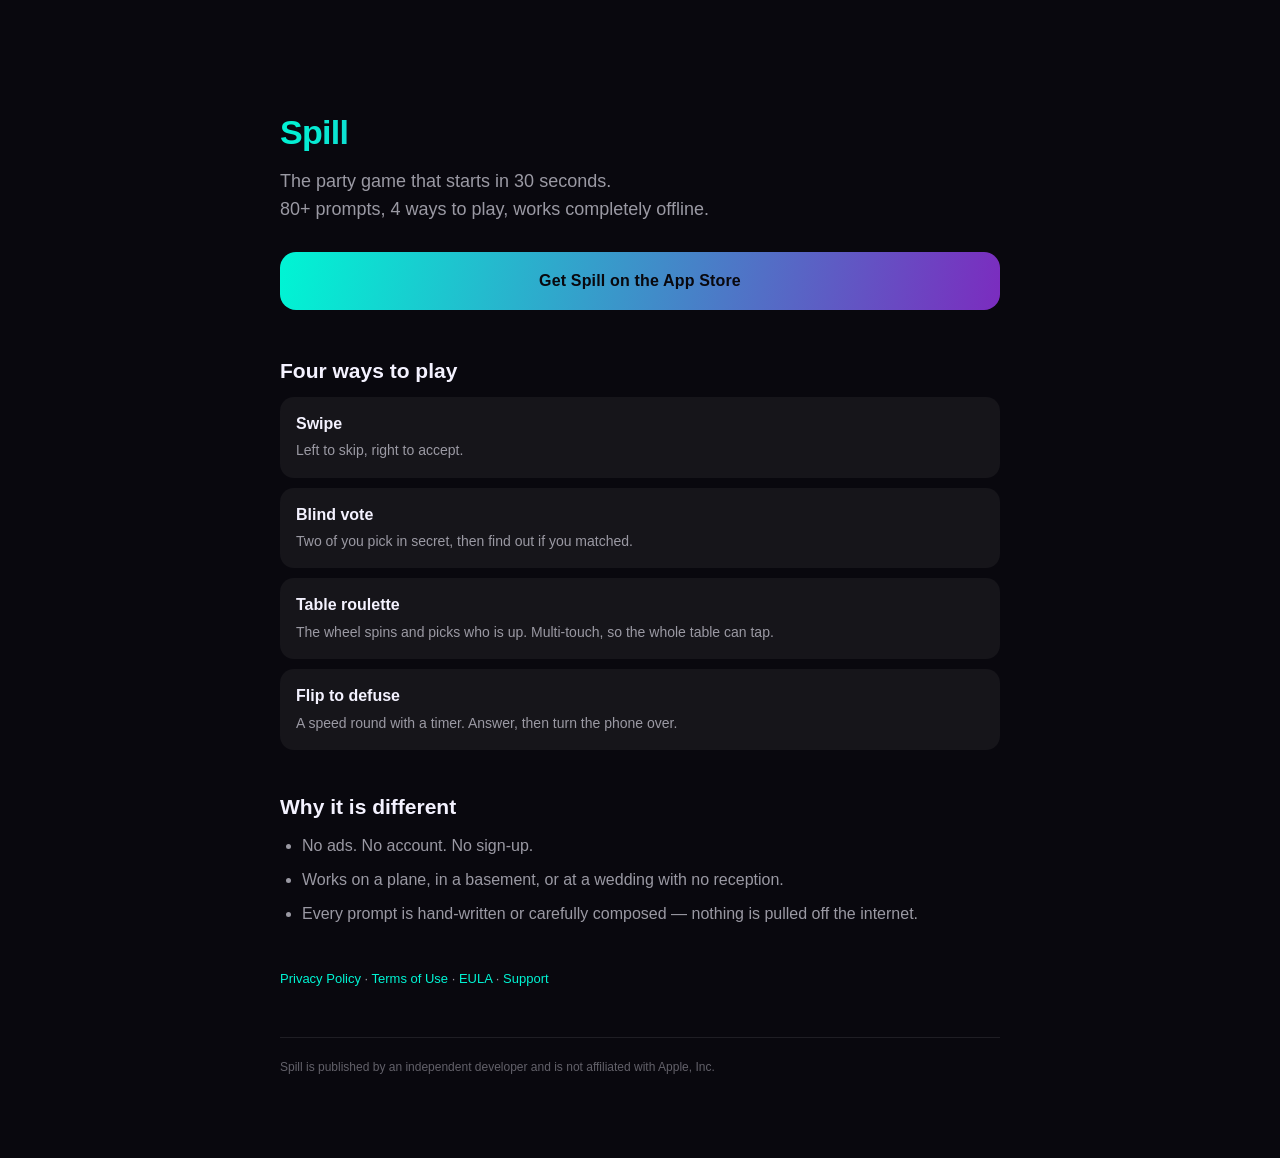
<file: index.html>
<!DOCTYPE html>
<html lang="en">
<head>
<meta charset="utf-8">
<meta name="viewport" content="width=device-width, initial-scale=1">
<title>Spill — the party game that starts in 30 seconds</title>
<meta name="description" content="80+ prompts, 4 ways to play, works offline. For two or a full room.">
<meta property="og:title" content="Spill — the party game that starts in 30 seconds">
<meta property="og:description" content="80+ prompts, 4 ways to play, works offline. For two or a full room.">
<meta property="og:type" content="website">
<meta name="theme-color" content="#09080E">
<link rel="stylesheet" href="style.css">
</head>
<body>
<main class="landing">
    <h1>Spill</h1>
    <p class="tagline">The party game that starts in 30 seconds.<br>
        80+ prompts, 4 ways to play, works completely offline.</p>

    <a class="cta" href="https://apps.apple.com/app/spill-party">Get Spill on the App Store</a>

    <h2>Four ways to play</h2>
    <ul class="cards">
        <li><strong>Swipe</strong><span>Left to skip, right to accept.</span></li>
        <li><strong>Blind vote</strong><span>Two of you pick in secret, then find out if you matched.</span></li>
        <li><strong>Table roulette</strong><span>The wheel spins and picks who is up. Multi-touch, so the whole table can tap.</span></li>
        <li><strong>Flip to defuse</strong><span>A speed round with a timer. Answer, then turn the phone over.</span></li>
    </ul>

    <h2>Why it is different</h2>
    <ul class="plain">
        <li>No ads. No account. No sign-up.</li>
        <li>Works on a plane, in a basement, or at a wedding with no reception.</li>
        <li>Every prompt is hand-written or carefully composed — nothing is pulled off the internet.</li>
    </ul>

    <p class="legal"><a href="privacy.html">Privacy Policy</a> ·
        <a href="terms.html">Terms of Use</a> ·
        <a href="eula.html">EULA</a> ·
        <a href="support.html">Support</a></p>
</main>
<footer>
<p>Spill is published by an independent developer and is not affiliated with Apple, Inc.</p>
</footer>
</body>
</html>
</file>
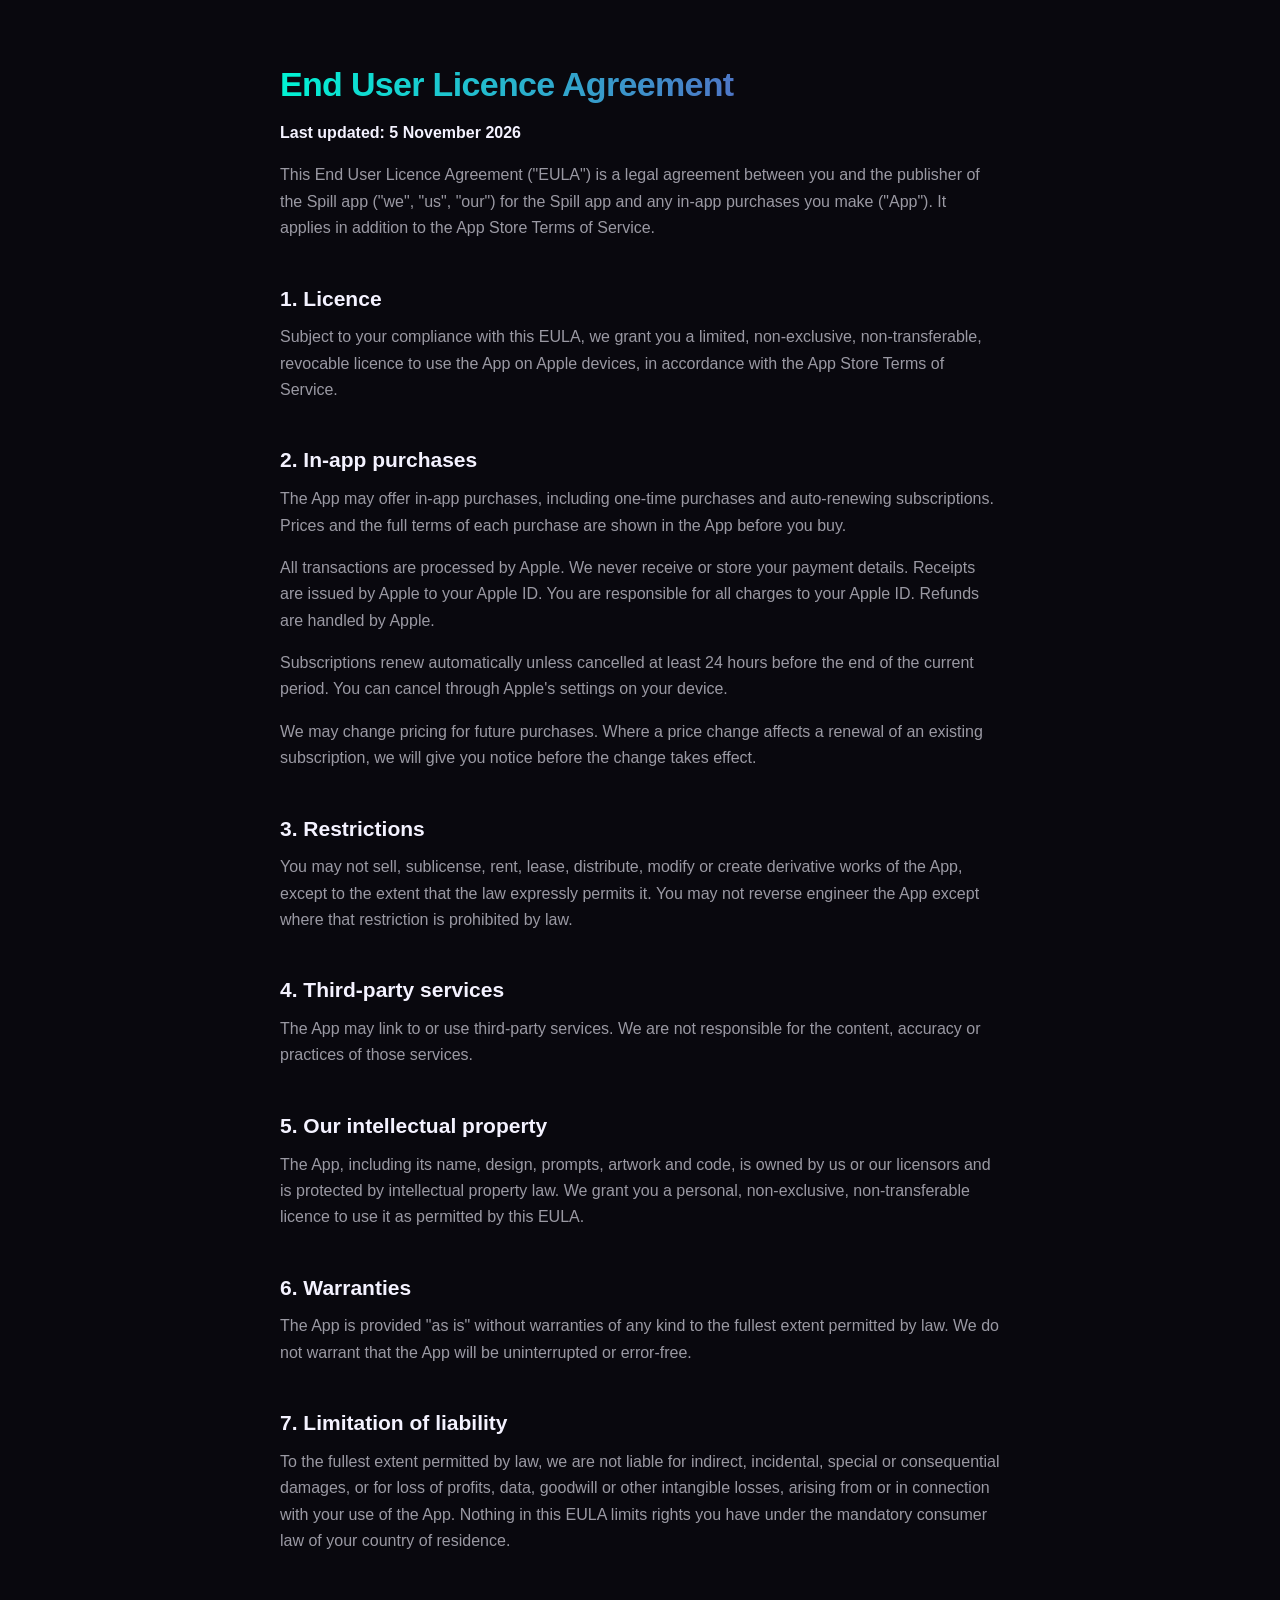
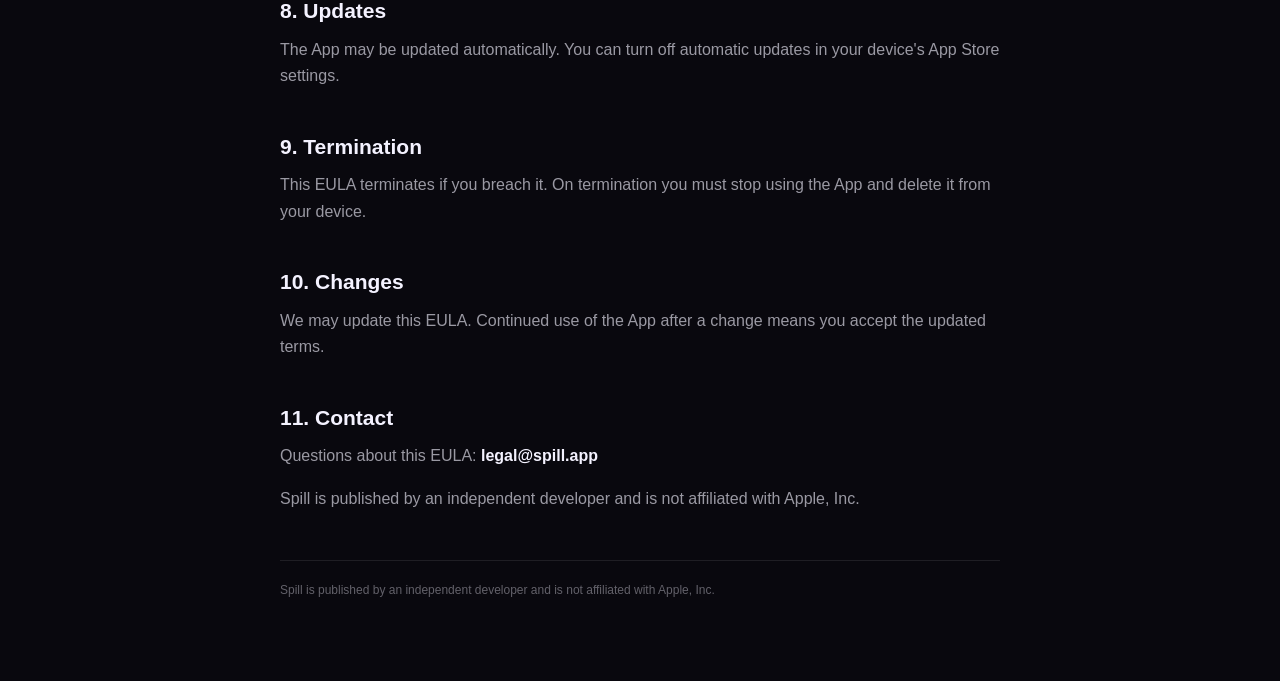
<file: eula.html>
<!DOCTYPE html>
<html lang="en">
<head>
<meta charset="utf-8">
<meta name="viewport" content="width=device-width, initial-scale=1">
<title>End User Licence Agreement — Spill</title>
<meta name="description" content="The licence terms and the in-app purchase terms for Spill.">
<meta name="apple-mobile-web-app-capable" content="yes">
<meta name="theme-color" content="#09080E">
<link rel="stylesheet" href="style.css">
</head>
<body>
<main>
<h1>End User Licence Agreement</h1>
<p><strong>Last updated: 5 November 2026</strong></p>
<p>This End User Licence Agreement ("EULA") is a legal agreement between you and the publisher of the Spill app ("we", "us", "our") for the Spill app and any in-app purchases you make ("App"). It applies in addition to the App Store Terms of Service.</p>
<h2>1. Licence</h2>
<p>Subject to your compliance with this EULA, we grant you a limited, non-exclusive, non-transferable, revocable licence to use the App on Apple devices, in accordance with the App Store Terms of Service.</p>
<h2>2. In-app purchases</h2>
<p>The App may offer in-app purchases, including one-time purchases and auto-renewing subscriptions. Prices and the full terms of each purchase are shown in the App before you buy.</p>
<p>All transactions are processed by Apple. We never receive or store your payment details. Receipts are issued by Apple to your Apple ID. You are responsible for all charges to your Apple ID. Refunds are handled by Apple.</p>
<p>Subscriptions renew automatically unless cancelled at least 24 hours before the end of the current period. You can cancel through Apple's settings on your device.</p>
<p>We may change pricing for future purchases. Where a price change affects a renewal of an existing subscription, we will give you notice before the change takes effect.</p>
<h2>3. Restrictions</h2>
<p>You may not sell, sublicense, rent, lease, distribute, modify or create derivative works of the App, except to the extent that the law expressly permits it. You may not reverse engineer the App except where that restriction is prohibited by law.</p>
<h2>4. Third-party services</h2>
<p>The App may link to or use third-party services. We are not responsible for the content, accuracy or practices of those services.</p>
<h2>5. Our intellectual property</h2>
<p>The App, including its name, design, prompts, artwork and code, is owned by us or our licensors and is protected by intellectual property law. We grant you a personal, non-exclusive, non-transferable licence to use it as permitted by this EULA.</p>
<h2>6. Warranties</h2>
<p>The App is provided "as is" without warranties of any kind to the fullest extent permitted by law. We do not warrant that the App will be uninterrupted or error-free.</p>
<h2>7. Limitation of liability</h2>
<p>To the fullest extent permitted by law, we are not liable for indirect, incidental, special or consequential damages, or for loss of profits, data, goodwill or other intangible losses, arising from or in connection with your use of the App. Nothing in this EULA limits rights you have under the mandatory consumer law of your country of residence.</p>
<h2>8. Updates</h2>
<p>The App may be updated automatically. You can turn off automatic updates in your device's App Store settings.</p>
<h2>9. Termination</h2>
<p>This EULA terminates if you breach it. On termination you must stop using the App and delete it from your device.</p>
<h2>10. Changes</h2>
<p>We may update this EULA. Continued use of the App after a change means you accept the updated terms.</p>
<h2>11. Contact</h2>
<p>Questions about this EULA: <strong>legal@spill.app</strong></p>
<p>Spill is published by an independent developer and is not affiliated with Apple, Inc.</p>
</main>
<footer>
<p>Spill is published by an independent developer and is not affiliated with Apple, Inc.</p>
</footer>
</body>
</html>
</file>
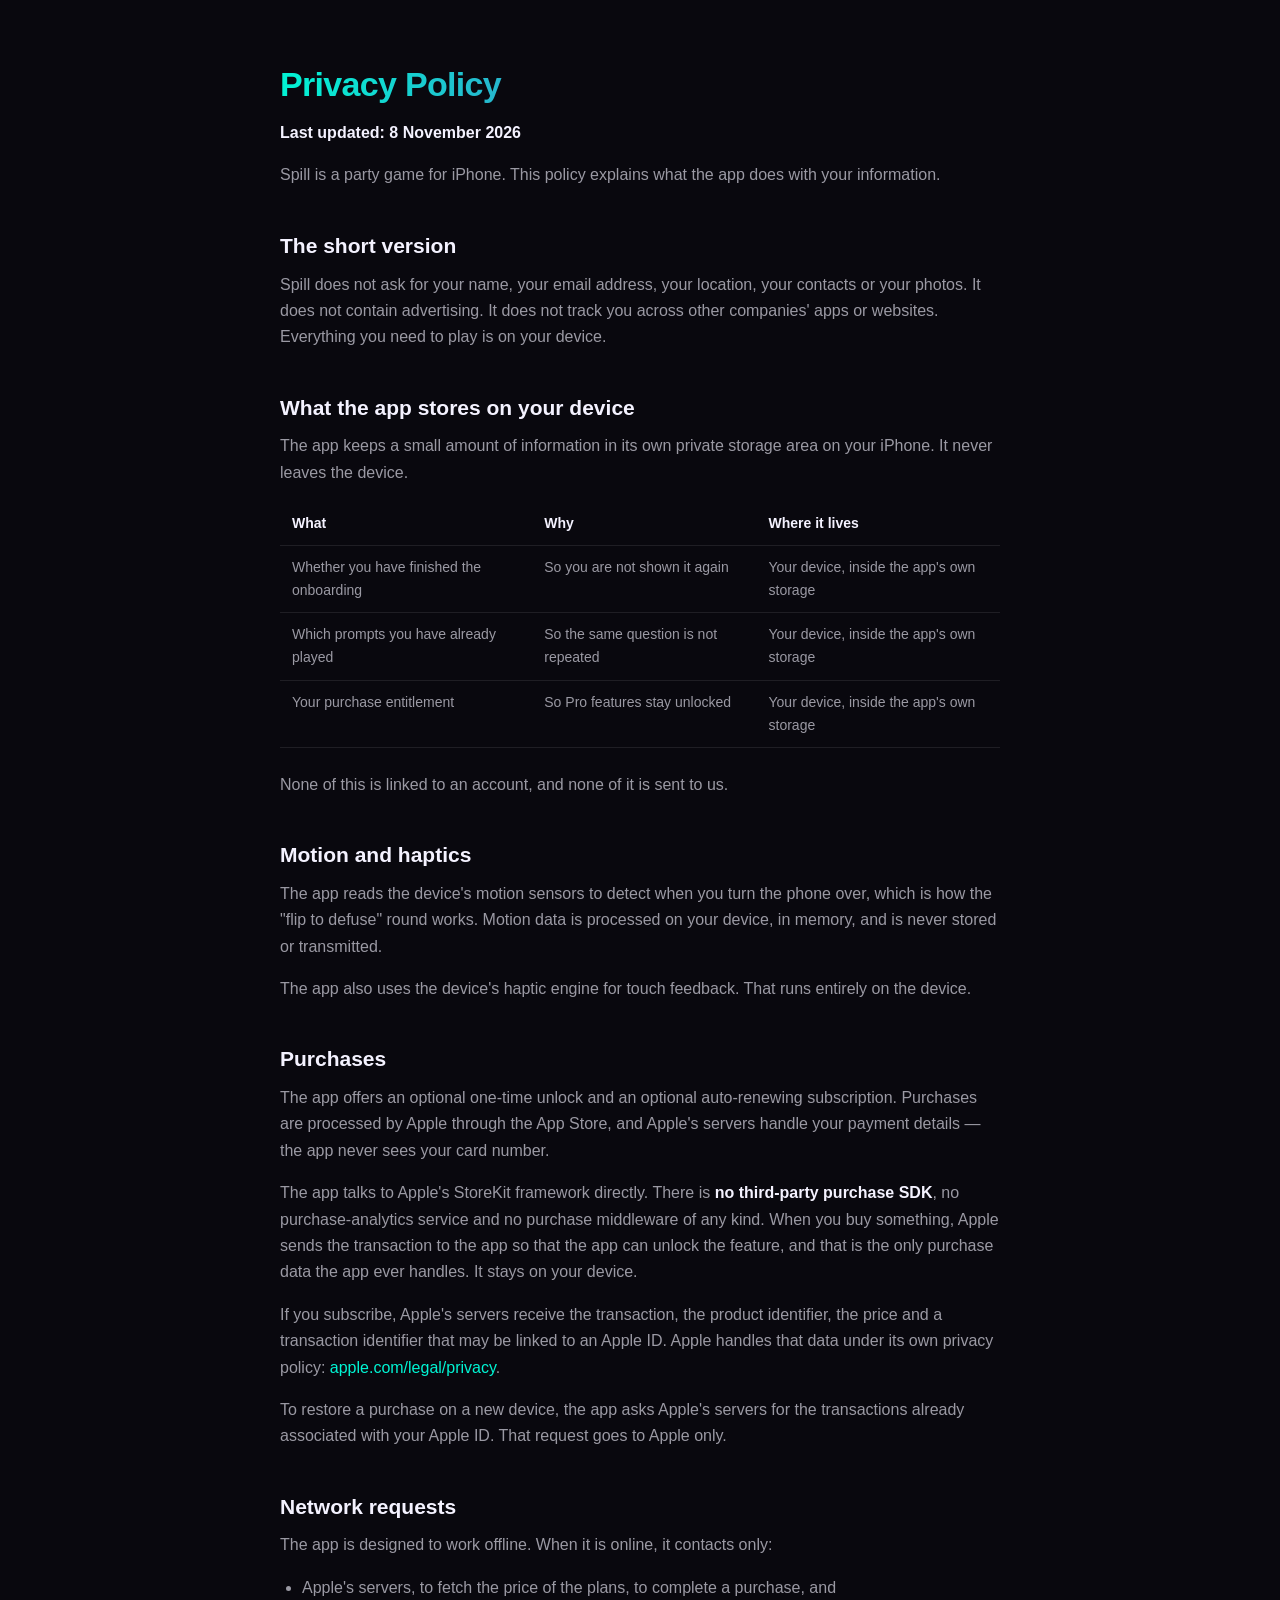
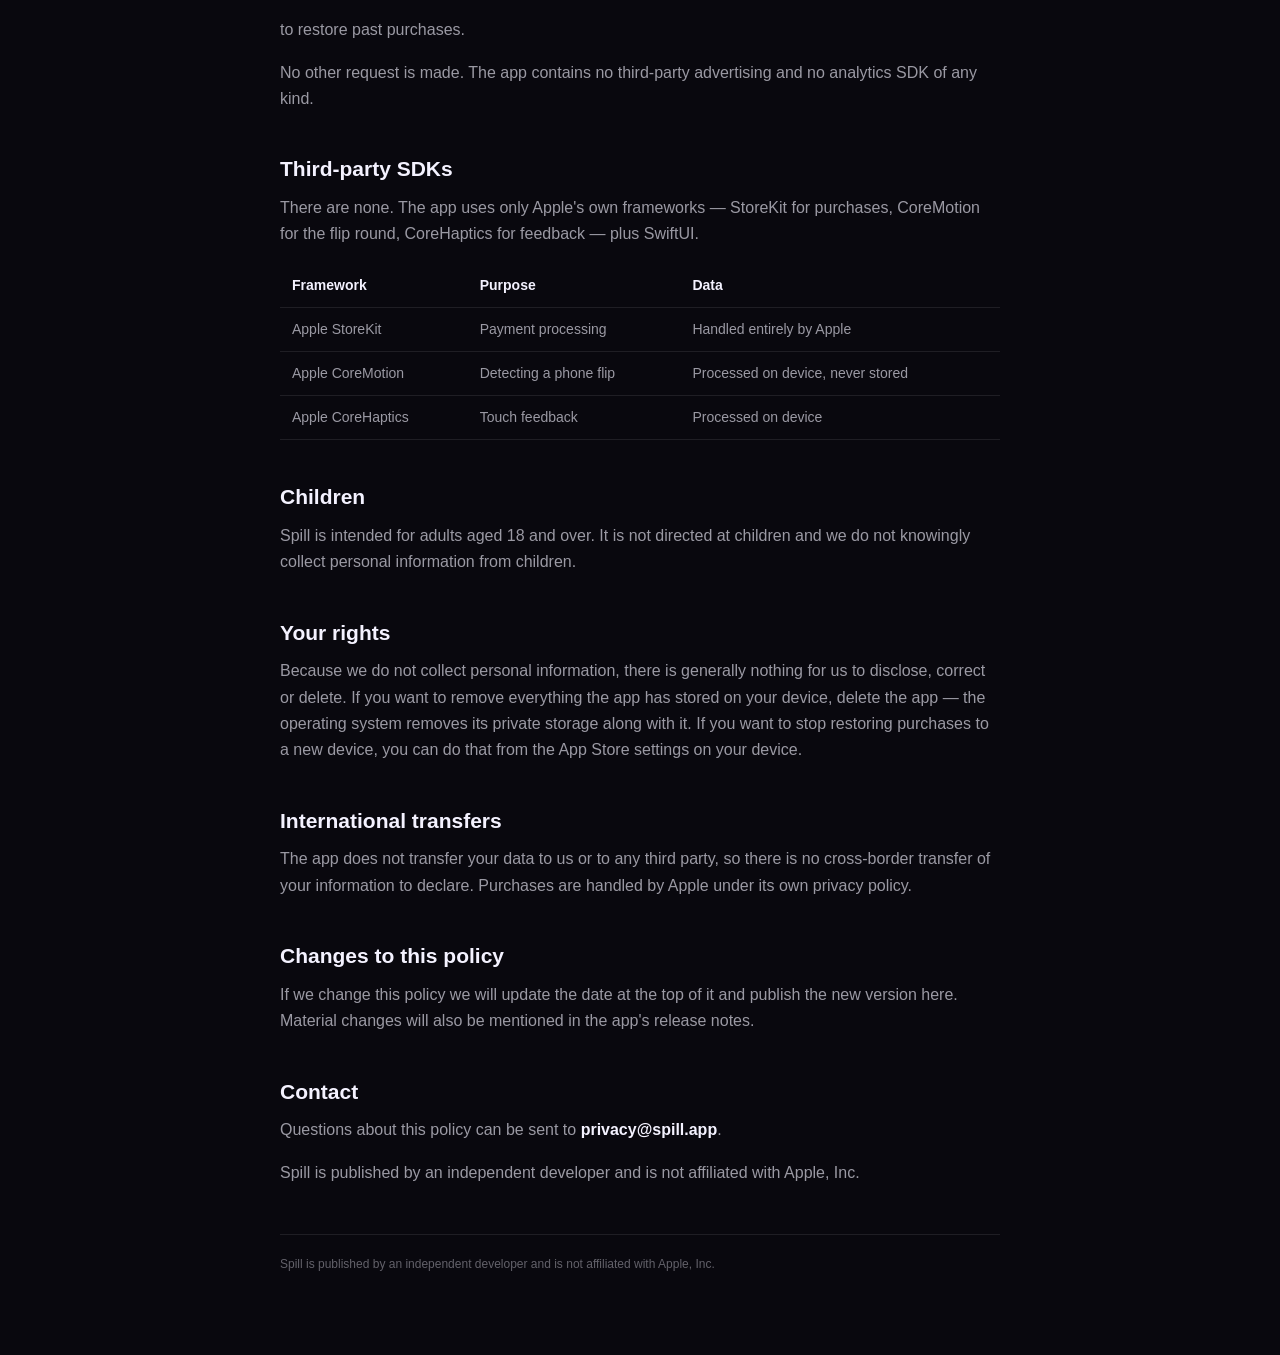
<file: privacy.html>
<!DOCTYPE html>
<html lang="en">
<head>
<meta charset="utf-8">
<meta name="viewport" content="width=device-width, initial-scale=1">
<title>Privacy Policy — Spill</title>
<meta name="description" content="What Spill stores, what it does not store, and who processes purchases.">
<meta name="apple-mobile-web-app-capable" content="yes">
<meta name="theme-color" content="#09080E">
<link rel="stylesheet" href="style.css">
</head>
<body>
<main>
<h1>Privacy Policy</h1>
<p><strong>Last updated: 8 November 2026</strong></p>
<p>Spill is a party game for iPhone. This policy explains what the app does with your information.</p>
<h2>The short version</h2>
<p>Spill does not ask for your name, your email address, your location, your contacts or your photos. It does not contain advertising. It does not track you across other companies' apps or websites. Everything you need to play is on your device.</p>
<h2>What the app stores on your device</h2>
<p>The app keeps a small amount of information in its own private storage area on your iPhone. It never leaves the device.</p>
<table><thead><tr>
<th>What</th><th>Why</th><th>Where it lives</th>
</tr></thead><tbody>
<tr><td>Whether you have finished the onboarding</td><td>So you are not shown it again</td><td>Your device, inside the app's own storage</td></tr>
<tr><td>Which prompts you have already played</td><td>So the same question is not repeated</td><td>Your device, inside the app's own storage</td></tr>
<tr><td>Your purchase entitlement</td><td>So Pro features stay unlocked</td><td>Your device, inside the app's own storage</td></tr>
</tbody></table>
<p>None of this is linked to an account, and none of it is sent to us.</p>
<h2>Motion and haptics</h2>
<p>The app reads the device's motion sensors to detect when you turn the phone over, which is how the "flip to defuse" round works. Motion data is processed on your device, in memory, and is never stored or transmitted.</p>
<p>The app also uses the device's haptic engine for touch feedback. That runs entirely on the device.</p>
<h2>Purchases</h2>
<p>The app offers an optional one-time unlock and an optional auto-renewing subscription. Purchases are processed by Apple through the App Store, and Apple's servers handle your payment details — the app never sees your card number.</p>
<p>The app talks to Apple's StoreKit framework directly. There is <strong>no third-party purchase SDK</strong>, no purchase-analytics service and no purchase middleware of any kind. When you buy something, Apple sends the transaction to the app so that the app can unlock the feature, and that is the only purchase data the app ever handles. It stays on your device.</p>
<p>If you subscribe, Apple's servers receive the transaction, the product identifier, the price and a transaction identifier that may be linked to an Apple ID. Apple handles that data under its own privacy policy: <a href="https://www.apple.com/legal/privacy/">apple.com/legal/privacy</a>.</p>
<p>To restore a purchase on a new device, the app asks Apple's servers for the transactions already associated with your Apple ID. That request goes to Apple only.</p>
<h2>Network requests</h2>
<p>The app is designed to work offline. When it is online, it contacts only:</p>
<ul>
<li>Apple's servers, to fetch the price of the plans, to complete a purchase, and</li>
</ul>
<p>  to restore past purchases.</p>
<p>No other request is made. The app contains no third-party advertising and no analytics SDK of any kind.</p>
<h2>Third-party SDKs</h2>
<p>There are none. The app uses only Apple's own frameworks — StoreKit for purchases, CoreMotion for the flip round, CoreHaptics for feedback — plus SwiftUI.</p>
<table><thead><tr>
<th>Framework</th><th>Purpose</th><th>Data</th>
</tr></thead><tbody>
<tr><td>Apple StoreKit</td><td>Payment processing</td><td>Handled entirely by Apple</td></tr>
<tr><td>Apple CoreMotion</td><td>Detecting a phone flip</td><td>Processed on device, never stored</td></tr>
<tr><td>Apple CoreHaptics</td><td>Touch feedback</td><td>Processed on device</td></tr>
</tbody></table>
<h2>Children</h2>
<p>Spill is intended for adults aged 18 and over. It is not directed at children and we do not knowingly collect personal information from children.</p>
<h2>Your rights</h2>
<p>Because we do not collect personal information, there is generally nothing for us to disclose, correct or delete. If you want to remove everything the app has stored on your device, delete the app — the operating system removes its private storage along with it. If you want to stop restoring purchases to a new device, you can do that from the App Store settings on your device.</p>
<h2>International transfers</h2>
<p>The app does not transfer your data to us or to any third party, so there is no cross-border transfer of your information to declare. Purchases are handled by Apple under its own privacy policy.</p>
<h2>Changes to this policy</h2>
<p>If we change this policy we will update the date at the top of it and publish the new version here. Material changes will also be mentioned in the app's release notes.</p>
<h2>Contact</h2>
<p>Questions about this policy can be sent to <strong>privacy@spill.app</strong>.</p>
<p>Spill is published by an independent developer and is not affiliated with Apple, Inc.</p>
</main>
<footer>
<p>Spill is published by an independent developer and is not affiliated with Apple, Inc.</p>
</footer>
</body>
</html>
</file>
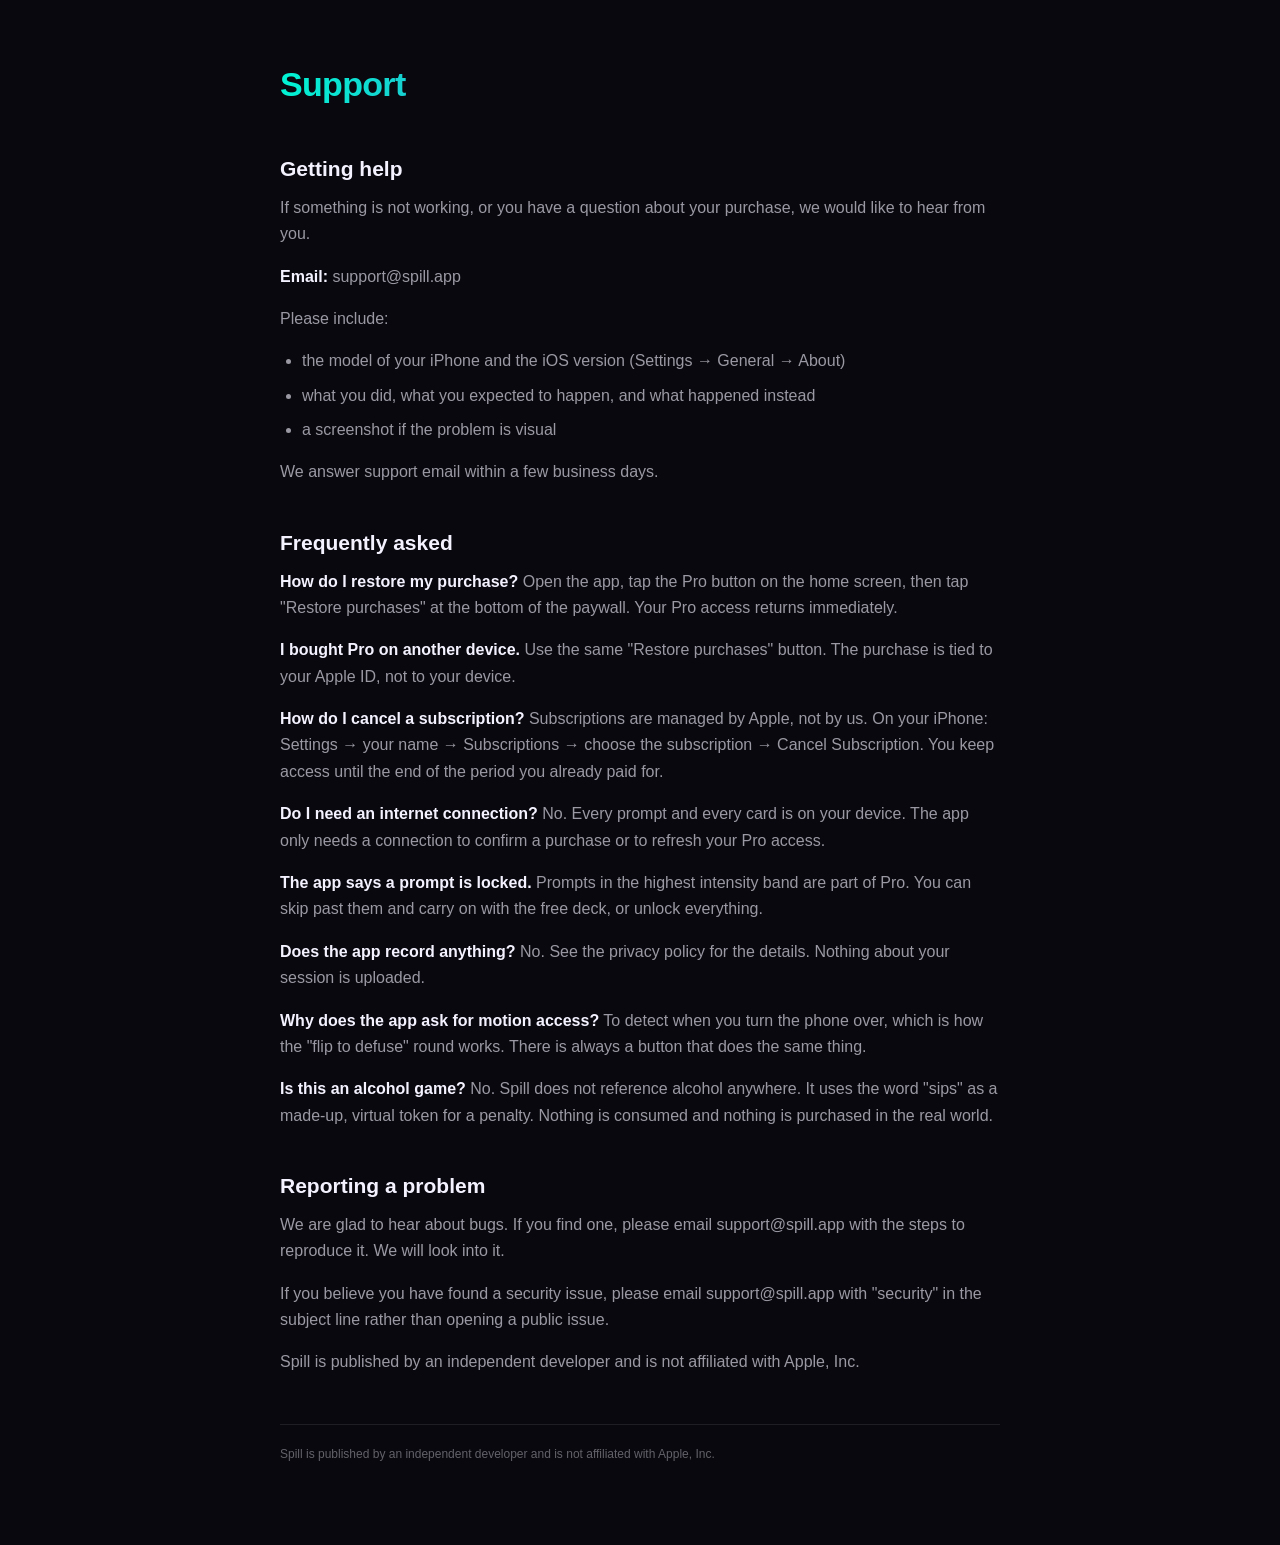
<file: support.html>
<!DOCTYPE html>
<html lang="en">
<head>
<meta charset="utf-8">
<meta name="viewport" content="width=device-width, initial-scale=1">
<title>Support — Spill</title>
<meta name="description" content="Get help with Spill, restore a purchase, and read answers to common questions.">
<meta name="apple-mobile-web-app-capable" content="yes">
<meta name="theme-color" content="#09080E">
<link rel="stylesheet" href="style.css">
</head>
<body>
<main>
<h1>Support</h1>
<h2>Getting help</h2>
<p>If something is not working, or you have a question about your purchase, we would like to hear from you.</p>
<p><strong>Email:</strong> support@spill.app</p>
<p>Please include:</p>
<ul>
<li>the model of your iPhone and the iOS version (Settings → General → About)</li>
<li>what you did, what you expected to happen, and what happened instead</li>
<li>a screenshot if the problem is visual</li>
</ul>
<p>We answer support email within a few business days.</p>
<h2>Frequently asked</h2>
<p><strong>How do I restore my purchase?</strong> Open the app, tap the Pro button on the home screen, then tap "Restore purchases" at the bottom of the paywall. Your Pro access returns immediately.</p>
<p><strong>I bought Pro on another device.</strong> Use the same "Restore purchases" button. The purchase is tied to your Apple ID, not to your device.</p>
<p><strong>How do I cancel a subscription?</strong> Subscriptions are managed by Apple, not by us. On your iPhone: Settings → your name → Subscriptions → choose the subscription → Cancel Subscription. You keep access until the end of the period you already paid for.</p>
<p><strong>Do I need an internet connection?</strong> No. Every prompt and every card is on your device. The app only needs a connection to confirm a purchase or to refresh your Pro access.</p>
<p><strong>The app says a prompt is locked.</strong> Prompts in the highest intensity band are part of Pro. You can skip past them and carry on with the free deck, or unlock everything.</p>
<p><strong>Does the app record anything?</strong> No. See the privacy policy for the details. Nothing about your session is uploaded.</p>
<p><strong>Why does the app ask for motion access?</strong> To detect when you turn the phone over, which is how the "flip to defuse" round works. There is always a button that does the same thing.</p>
<p><strong>Is this an alcohol game?</strong> No. Spill does not reference alcohol anywhere. It uses the word "sips" as a made-up, virtual token for a penalty. Nothing is consumed and nothing is purchased in the real world.</p>
<h2>Reporting a problem</h2>
<p>We are glad to hear about bugs. If you find one, please email support@spill.app with the steps to reproduce it. We will look into it.</p>
<p>If you believe you have found a security issue, please email support@spill.app with "security" in the subject line rather than opening a public issue.</p>
<p>Spill is published by an independent developer and is not affiliated with Apple, Inc.</p>
</main>
<footer>
<p>Spill is published by an independent developer and is not affiliated with Apple, Inc.</p>
</footer>
</body>
</html>
</file>
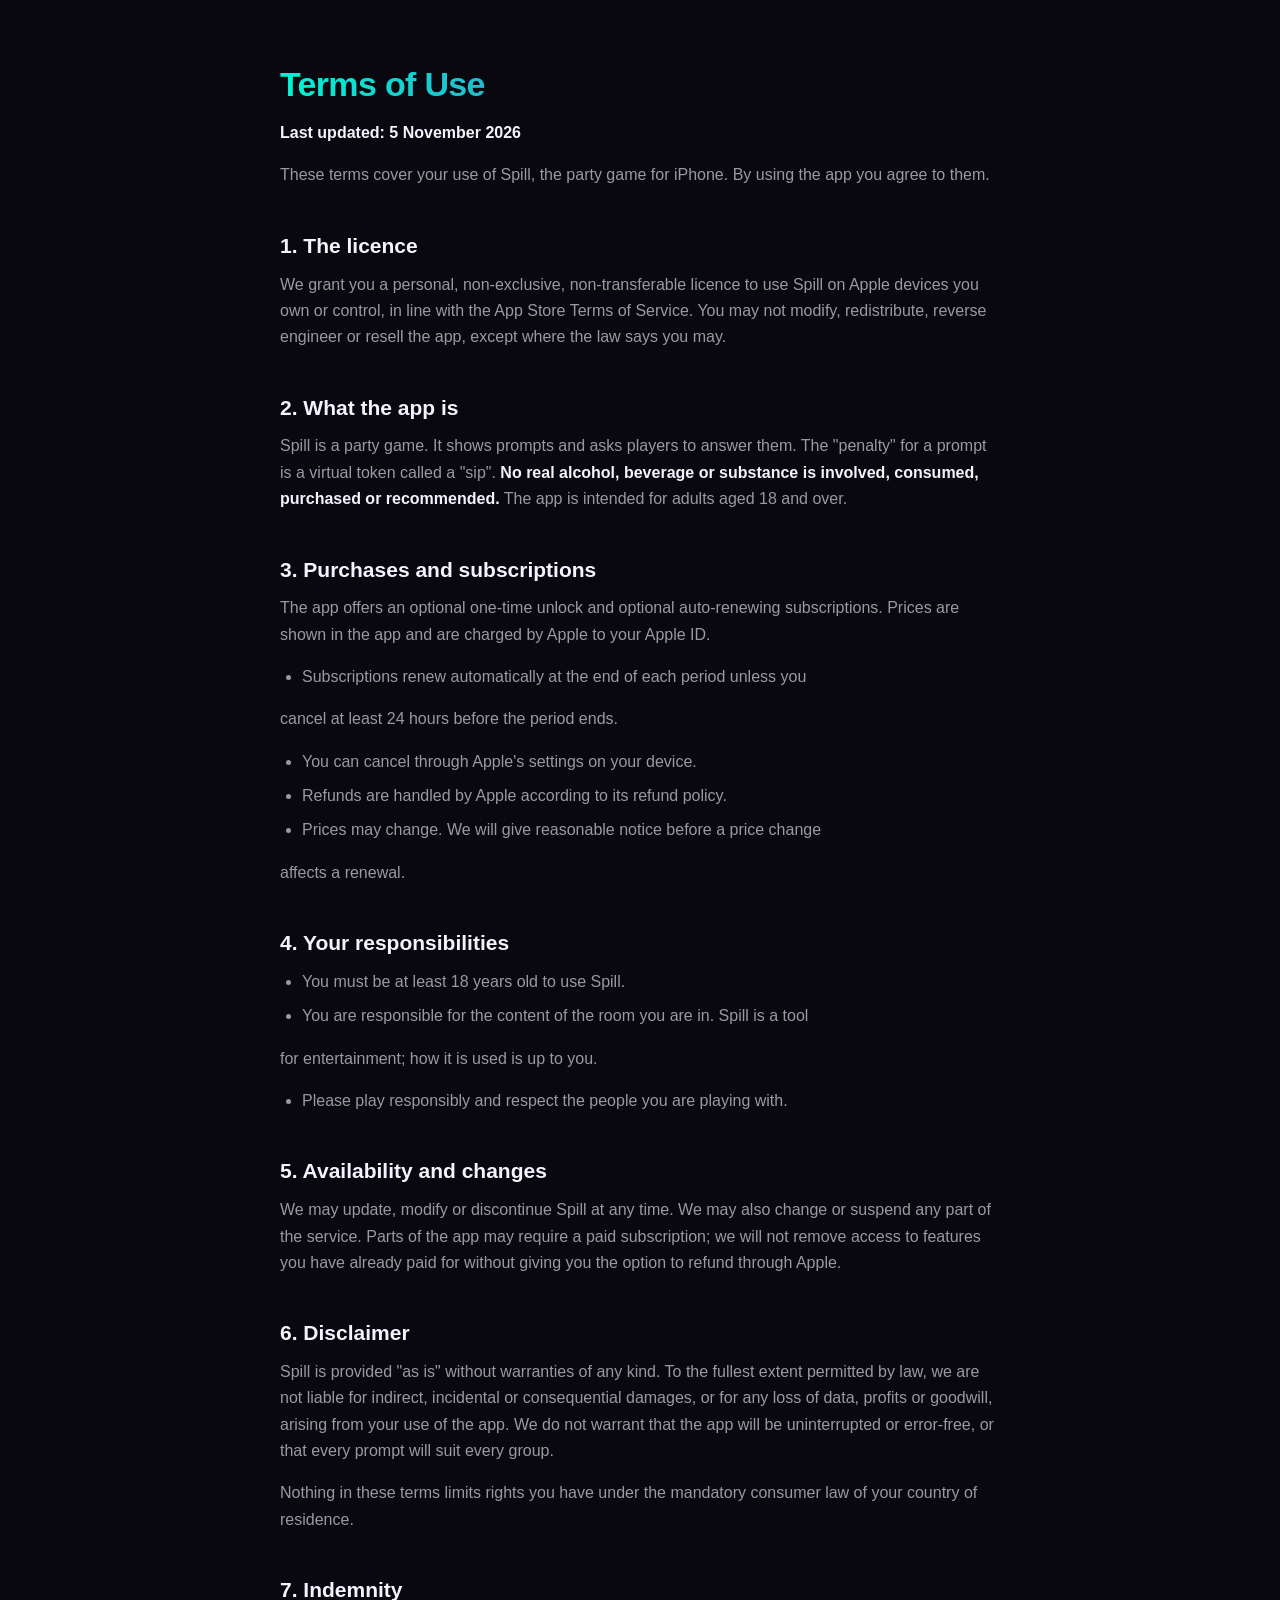
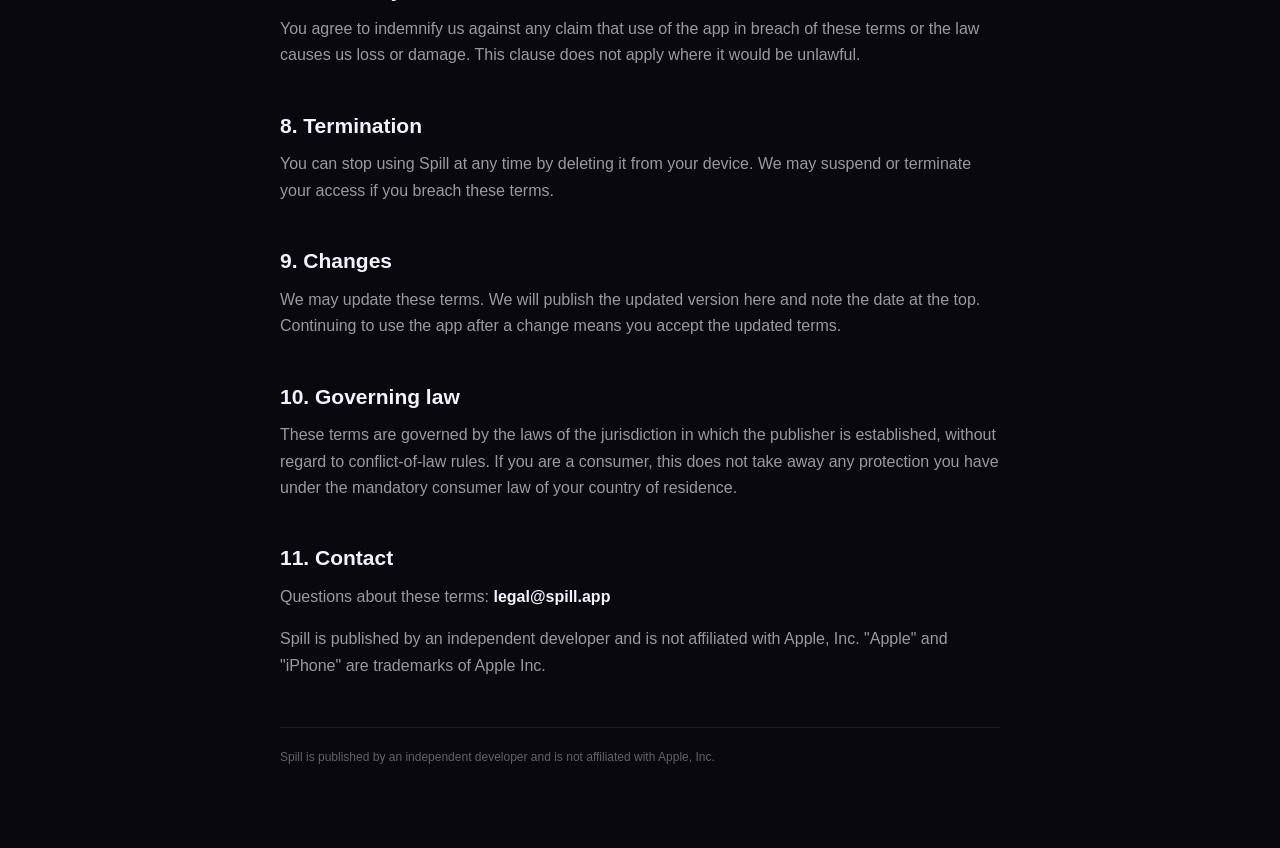
<file: terms.html>
<!DOCTYPE html>
<html lang="en">
<head>
<meta charset="utf-8">
<meta name="viewport" content="width=device-width, initial-scale=1">
<title>Terms of Use — Spill</title>
<meta name="description" content="The licence, the rules of play, purchases and liability for Spill.">
<meta name="apple-mobile-web-app-capable" content="yes">
<meta name="theme-color" content="#09080E">
<link rel="stylesheet" href="style.css">
</head>
<body>
<main>
<h1>Terms of Use</h1>
<p><strong>Last updated: 5 November 2026</strong></p>
<p>These terms cover your use of Spill, the party game for iPhone. By using the app you agree to them.</p>
<h2>1. The licence</h2>
<p>We grant you a personal, non-exclusive, non-transferable licence to use Spill on Apple devices you own or control, in line with the App Store Terms of Service. You may not modify, redistribute, reverse engineer or resell the app, except where the law says you may.</p>
<h2>2. What the app is</h2>
<p>Spill is a party game. It shows prompts and asks players to answer them. The "penalty" for a prompt is a virtual token called a "sip". <strong>No real alcohol, beverage or substance is involved, consumed, purchased or recommended.</strong> The app is intended for adults aged 18 and over.</p>
<h2>3. Purchases and subscriptions</h2>
<p>The app offers an optional one-time unlock and optional auto-renewing subscriptions. Prices are shown in the app and are charged by Apple to your Apple ID.</p>
<ul>
<li>Subscriptions renew automatically at the end of each period unless you</li>
</ul>
<p>  cancel at least 24 hours before the period ends.</p>
<ul>
<li>You can cancel through Apple's settings on your device.</li>
<li>Refunds are handled by Apple according to its refund policy.</li>
<li>Prices may change. We will give reasonable notice before a price change</li>
</ul>
<p>  affects a renewal.</p>
<h2>4. Your responsibilities</h2>
<ul>
<li>You must be at least 18 years old to use Spill.</li>
<li>You are responsible for the content of the room you are in. Spill is a tool</li>
</ul>
<p>  for entertainment; how it is used is up to you.</p>
<ul>
<li>Please play responsibly and respect the people you are playing with.</li>
</ul>
<h2>5. Availability and changes</h2>
<p>We may update, modify or discontinue Spill at any time. We may also change or suspend any part of the service. Parts of the app may require a paid subscription; we will not remove access to features you have already paid for without giving you the option to refund through Apple.</p>
<h2>6. Disclaimer</h2>
<p>Spill is provided "as is" without warranties of any kind. To the fullest extent permitted by law, we are not liable for indirect, incidental or consequential damages, or for any loss of data, profits or goodwill, arising from your use of the app. We do not warrant that the app will be uninterrupted or error-free, or that every prompt will suit every group.</p>
<p>Nothing in these terms limits rights you have under the mandatory consumer law of your country of residence.</p>
<h2>7. Indemnity</h2>
<p>You agree to indemnify us against any claim that use of the app in breach of these terms or the law causes us loss or damage. This clause does not apply where it would be unlawful.</p>
<h2>8. Termination</h2>
<p>You can stop using Spill at any time by deleting it from your device. We may suspend or terminate your access if you breach these terms.</p>
<h2>9. Changes</h2>
<p>We may update these terms. We will publish the updated version here and note the date at the top. Continuing to use the app after a change means you accept the updated terms.</p>
<h2>10. Governing law</h2>
<p>These terms are governed by the laws of the jurisdiction in which the publisher is established, without regard to conflict-of-law rules. If you are a consumer, this does not take away any protection you have under the mandatory consumer law of your country of residence.</p>
<h2>11. Contact</h2>
<p>Questions about these terms: <strong>legal@spill.app</strong></p>
<p>Spill is published by an independent developer and is not affiliated with Apple, Inc. "Apple" and "iPhone" are trademarks of Apple Inc.</p>
</main>
<footer>
<p>Spill is published by an independent developer and is not affiliated with Apple, Inc.</p>
</footer>
</body>
</html>
</file>
<file: style.css>
:root {
    color-scheme: dark;
    --bg: #09080e;
    --surface: #141122;
    --text: #f4f2ff;
    --muted: rgba(244, 242, 255, 0.62);
    --accent: #00f5d4;
}

* { box-sizing: border-box; }

body {
    margin: 0;
    padding: 0 20px 64px;
    background: var(--bg);
    color: var(--text);
    font: 16px/1.65 -apple-system, BlinkMacSystemFont, "SF Pro Text", "Helvetica Neue", sans-serif;
    -webkit-text-size-adjust: 100%;
}

main { max-width: 720px; margin: 0 auto; }

h1 {
    font-size: 34px;
    font-weight: 800;
    letter-spacing: -0.02em;
    margin: 56px 0 8px;
    background: linear-gradient(100deg, #00f5d4, #7b2cbf);
    -webkit-background-clip: text;
    background-clip: text;
    color: transparent;
}

h2 {
    font-size: 21px;
    font-weight: 700;
    margin: 40px 0 8px;
    color: var(--text);
}

h3 {
    font-size: 16px;
    font-weight: 700;
    margin: 28px 0 6px;
    color: var(--muted);
    text-transform: uppercase;
    letter-spacing: 0.06em;
}

p { margin: 0 0 16px; color: var(--muted); }
strong { color: var(--text); }
code {
    background: rgba(255, 255, 255, 0.07);
    padding: 2px 6px;
    border-radius: 6px;
    font-size: 0.9em;
}

a { color: var(--accent); text-decoration: none; }
a:hover { text-decoration: underline; }

ul { margin: 0 0 16px; padding-left: 22px; color: var(--muted); }
li { margin: 0 0 8px; }

table {
    width: 100%;
    border-collapse: collapse;
    margin: 0 0 24px;
    font-size: 14px;
}

th, td {
    text-align: left;
    padding: 10px 12px;
    border-bottom: 1px solid rgba(255, 255, 255, 0.09);
    vertical-align: top;
}

th { color: var(--text); font-weight: 650; }
td { color: var(--muted); }

footer {
    max-width: 720px;
    margin: 48px auto 0;
    padding-top: 20px;
    border-top: 1px solid rgba(255, 255, 255, 0.09);
}

footer p { font-size: 12px; color: rgba(244, 242, 255, 0.38); }

/* The landing page */
.landing { padding-top: 48px; }
.landing .tagline { font-size: 18px; line-height: 1.55; margin-bottom: 28px; }

.cta {
    display: block;
    text-align: center;
    padding: 16px 24px;
    border-radius: 16px;
    background: linear-gradient(100deg, #00f5d4, #7b2cbf);
    color: #09080e;
    font-weight: 800;
    letter-spacing: 0.01em;
    margin-bottom: 44px;
}
.cta:hover { text-decoration: none; }

.landing ul.cards { list-style: none; padding: 0; margin: 0 0 36px; }
.landing ul.cards li {
    background: rgba(255, 255, 255, 0.05);
    border-radius: 14px;
    padding: 14px 16px;
    margin-bottom: 10px;
}
.landing ul.cards strong { display: block; font-size: 16px; }
.landing ul.cards span { font-size: 14px; color: rgba(244, 242, 255, 0.6); }

.landing ul.plain li { margin-bottom: 8px; }

.landing .legal { font-size: 13px; margin-top: 40px; }
</file>
